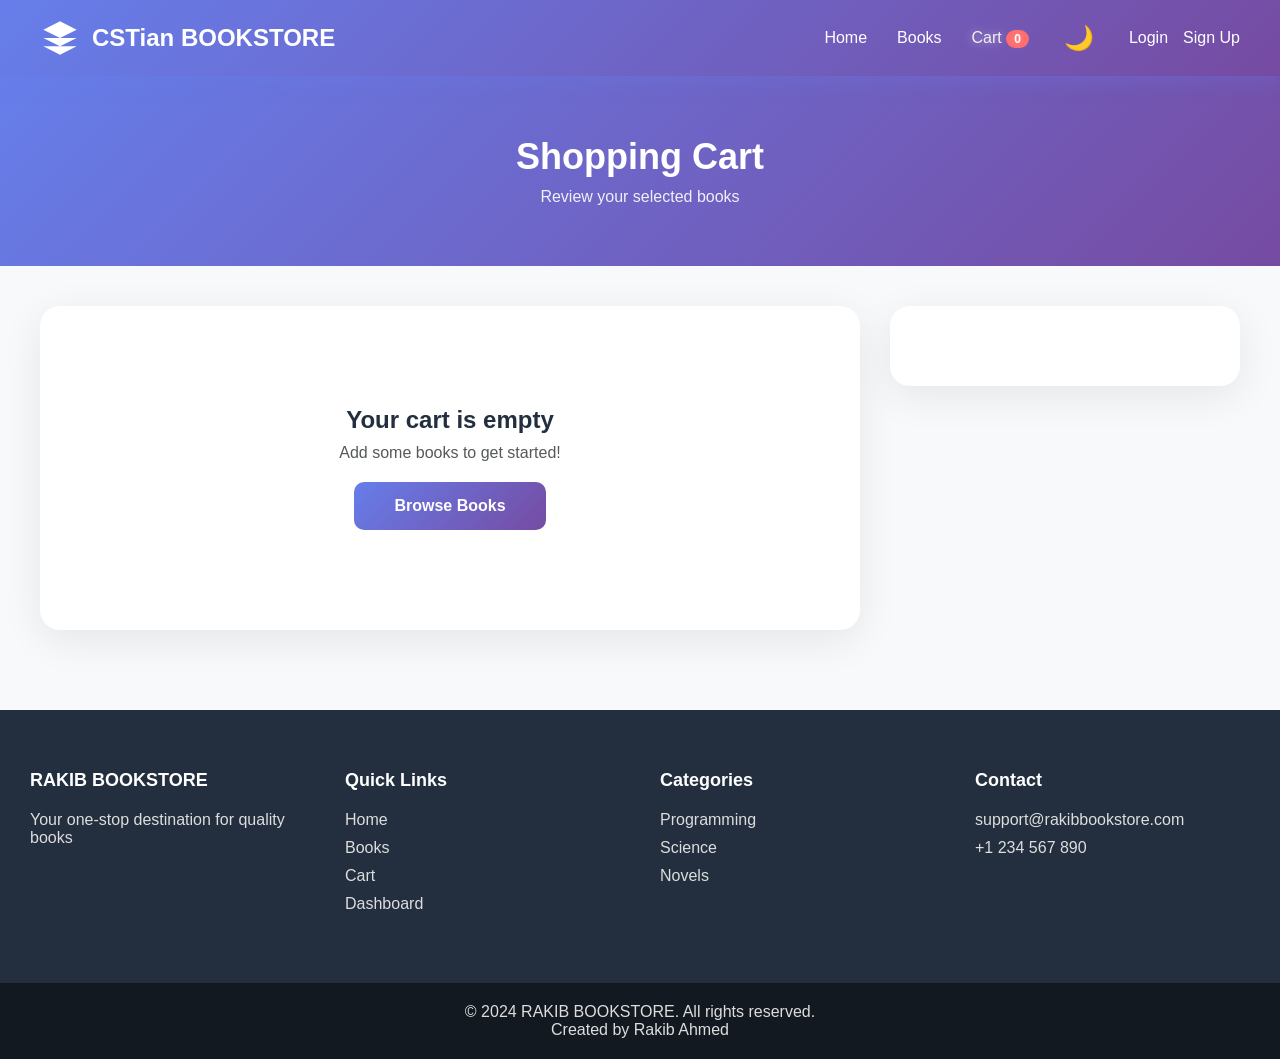
<file: library/Library-Management-System/cart.html>
<!DOCTYPE html>
<html lang="en">

<head>
    <meta charset="UTF-8">
    <meta name="viewport" content="width=device-width, initial-scale=1.0">
    <title>Shopping Cart - BookStore</title>
    <link rel="stylesheet" href="css/style.css">
</head>

<body>
    <nav class="navbar">
        <div class="nav-container">
            <div class="nav-logo">
                <div class="logo-icon">
                    <svg viewBox="0 0 24 24" xmlns="http://www.w3.org/2000/svg">
                        <path d="M12 2L2 7l10 5 10-5-10-5zM2 17l10 5 10-5M2 12l10 5 10-5"/>
                    </svg>
                </div>
                <span>CSTian BOOKSTORE</span>
            </div>

            <div class="nav-links">
                <a href="index.html" class="nav-link">Home</a>
                <a href="books.html" class="nav-link">Books</a>
                <a href="cart.html" class="nav-link active">Cart <span id="cartCount" class="cart-badge">0</span></a>
                <button id="themeToggle" class="theme-toggle" title="Toggle Dark Theme">
                    🌙
                </button>

                <div id="userNav" class="user-nav">
                    <a href="dashboard.html" class="nav-link">Dashboard</a>
                    <button id="logoutBtn" class="nav-btn">Logout</button>
                </div>
                
                <div id="authNav" class="auth-nav">
                    <a href="login.html" class="nav-link">Login</a>
                    <a href="signup.html" class="nav-link">Sign Up</a>
                </div>
            </div>
        </div>
    </nav>

    <header class="page-header">
        <div class="header-content">
            <h1>Shopping Cart</h1>
            <p>Review your selected books</p>
        </div>
    </header>

    <section class="cart-section">
        <div class="cart-container">
            <div class="cart-items">
                <div id="cartContainer" class="cart-items-list">
                </div>
            </div>
            <div class="cart-summary">
                <div id="orderSummary" class="order-summary">
                </div>
            </div>
        </div>
    </section>

    <footer class="footer">
        <div class="footer-content">
            <div class="footer-section">
                <h3>RAKIB BOOKSTORE</h3>
                <p>Your one-stop destination for quality books</p>
            </div>
            <div class="footer-section">
                <h3>Quick Links</h3>
                <a href="index.html">Home</a>
                <a href="books.html">Books</a>
                <a href="cart.html">Cart</a>
                <a href="dashboard.html">Dashboard</a>
            </div>
            <div class="footer-section">
                <h3>Categories</h3>
                <a href="books.html">Programming</a>
                <a href="books.html">Science</a>
                <a href="books.html">Novels</a>
            </div>
            <div class="footer-section">
                <h3>Contact</h3>
                <p>support@rakibbookstore.com</p>
                <p>+1 234 567 890</p>
            </div>
        </div>
        <div class="footer-bottom">
            <p>&copy; 2024 RAKIB BOOKSTORE. All rights reserved.</p>
            <p>Created by Rakib Ahmed</p>
        </div>
    </footer>

    <button id="backToTop" class="back-to-top" title="Back to Top">↑</button>
    <script src="js/books.js"></script>
    <script src="js/cart.js"></script>
    <script src="js/theme.js"></script>
    <script src="js/cart-page.js"></script>
</body>
</html>
</file>
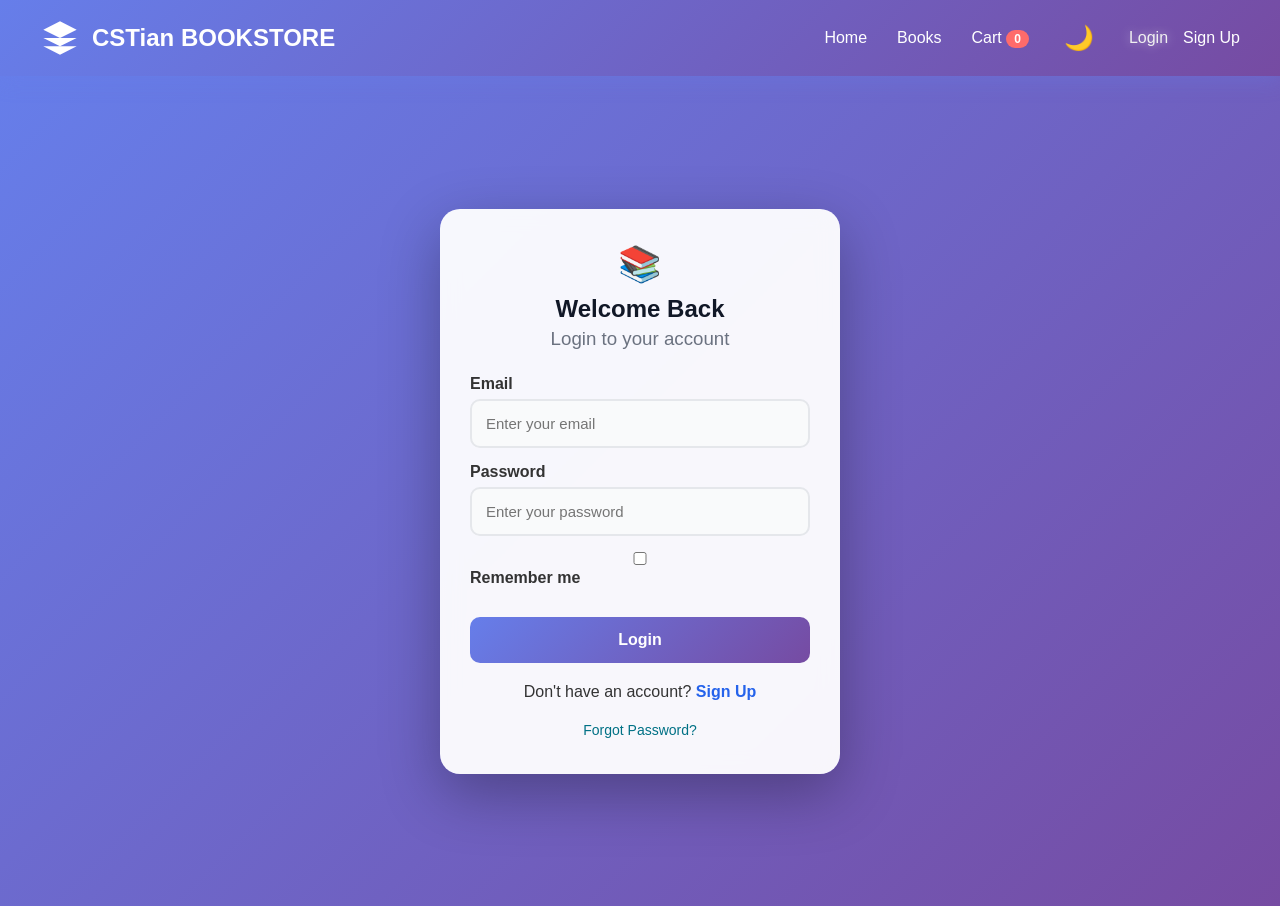
<file: library/Library-Management-System/dashboard.html>
<!DOCTYPE html>
<html lang="en">

<head>

    <meta charset="UTF-8">
    <meta name="viewport" content="width=device-width, initial-scale=1.0">

    <title>Dashboard - BookStore</title>

    <link rel="stylesheet" href="css/style.css">

</head>


<body>


    <nav class="navbar">

        <div class="nav-container">

            <div class="nav-logo">
                <div class="logo-icon">
                    <svg viewBox="0 0 24 24" xmlns="http://www.w3.org/2000/svg">
                        <path d="M12 2L2 7l10 5 10-5-10-5zM2 17l10 5 10-5M2 12l10 5 10-5"/>
                    </svg>
                </div>
                <span>CSTian BOOKSTORE</span>
            </div>


            <div class="nav-links">

                <a href="index.html" class="nav-link">Home</a>

                <a href="books.html" class="nav-link">Books</a>

                <a href="cart.html" class="nav-link">Cart <span id="cartCount" class="cart-badge">0</span></a>

                <button id="themeToggle" class="theme-toggle" title="Toggle Dark Theme">
                    🌙
                </button>

                <div id="userNav" class="user-nav">
                    <a href="dashboard.html" class="nav-link active">Dashboard</a>
                    <button id="logoutBtn" class="nav-btn">Logout</button>
                </div>

                <div id="authNav" class="auth-nav">
                    <a href="login.html" class="nav-link">Login</a>
                    <a href="signup.html" class="nav-link">Sign Up</a>
                </div>

            </div>


        </div>


    </nav>


    <header class="page-header">

        <div class="header-content">

            <h1>Welcome, <span id="username"></span></h1>

            <p>Your personal dashboard</p>

        </div>


    </header>


    <section class="dashboard-section">

        <div class="dashboard-container">


            <section class="cards">


                <div class="card">

                    <h3>
                        Total Books
                    </h3>

                    <p id="totalBooks">
                        0
                    </p>

                </div>



                <div class="card">

                    <h3>
                        Available Books
                    </h3>

                    <p id="availableBooks">
                        0
                    </p>

                </div>



                <div class="card">

                    <h3>
                        Your Orders
                    </h3>

                    <p id="orderCount">
                        0
                    </p>

                </div>


            </section>



            <section class="recent-activity">


                <h2>
                    Recent Activity
                </h2>


                <div class="activity">

                    <p>
                        📚 Welcome to BookStore
                    </p>

                    <p>
                        🛒 Browse our collection of books
                    </p>

                    <p>
                        📦 View your order history
                    </p>


                </div>


            </section>


            <div class="dashboard-actions">

                <a href="books.html" class="btn-browse">Browse Books</a>

                <a href="cart.html" class="btn-view-cart">View Cart</a>

            </div>


        </div>


    </section>


    <footer class="footer">

        <div class="footer-content">

            <div class="footer-section">

                <h3>RAKIB BOOKSTORE</h3>

                <p>Your one-stop destination for quality books</p>

            </div>


            <div class="footer-section">

                <h3>Quick Links</h3>

                <a href="index.html">Home</a>

                <a href="books.html">Books</a>

                <a href="cart.html">Cart</a>

            </div>


            <div class="footer-section">

                <h3>Contact</h3>

                <p>support@bookstore.com</p>

                <p>+1 234 567 890</p>

            </div>


        </div>


        <div class="footer-bottom">

            <p>&copy; 2024 RAKIB BOOKSTORE. All rights reserved.</p>

            <p>Created by Rakib Ahmed</p>

        </div>


    </footer>



    <script src="js/books.js"></script>

    <script src="js/cart.js"></script>

    <script src="js/theme.js"></script>

    <script src="js/dashboard.js"></script>


</body>

</html>
</file>
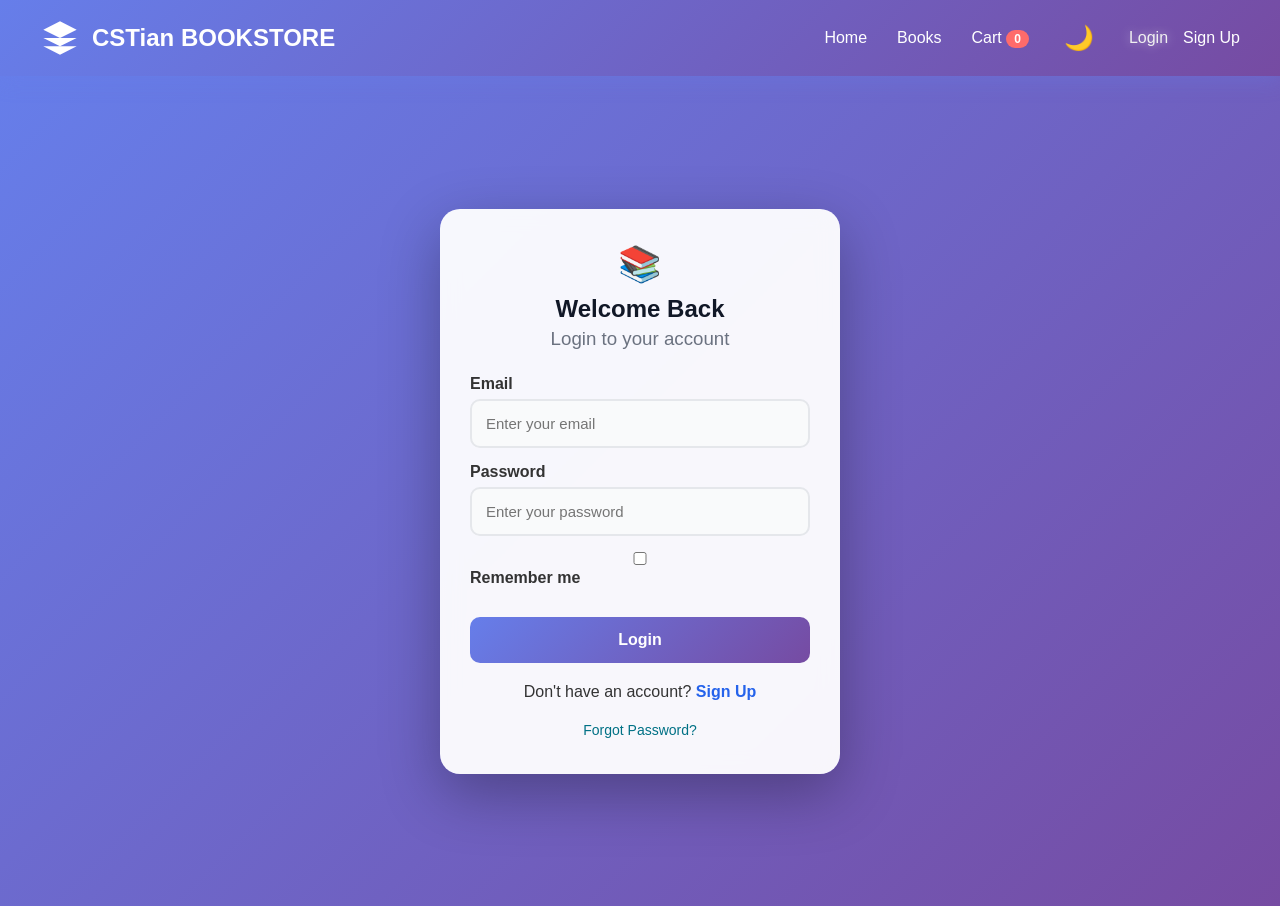
<file: library/Library-Management-System/login.html>
<!DOCTYPE html>
<html lang="en">

<head>

    <meta charset="UTF-8">
    <meta name="viewport" content="width=device-width, initial-scale=1.0">

    <title>Login - BookStore</title>

    <link rel="stylesheet" href="css/style.css">

</head>


<body>


    <nav class="navbar">

        <div class="nav-container">

            <div class="nav-logo">
                <div class="logo-icon">
                    <svg viewBox="0 0 24 24" xmlns="http://www.w3.org/2000/svg">
                        <path d="M12 2L2 7l10 5 10-5-10-5zM2 17l10 5 10-5M2 12l10 5 10-5"/>
                    </svg>
                </div>
                <span>CSTian BOOKSTORE</span>
            </div>


            <div class="nav-links">

                <a href="index.html" class="nav-link">Home</a>

                <a href="books.html" class="nav-link">Books</a>

                <a href="cart.html" class="nav-link">Cart <span id="cartCount" class="cart-badge">0</span></a>

                <button id="themeToggle" class="theme-toggle" title="Toggle Dark Theme">
                    🌙
                </button>

                <div id="userNav" class="user-nav">
                    <a href="dashboard.html" class="nav-link">Dashboard</a>
                    <button id="logoutBtn" class="nav-btn">Logout</button>
                </div>

                <div id="authNav" class="auth-nav">
                    <a href="login.html" class="nav-link active">Login</a>
                    <a href="signup.html" class="nav-link">Sign Up</a>
                </div>

            </div>


        </div>


    </nav>


    <section class="auth-section">


        <div class="auth-container">


            <div class="auth-logo">
                📚
            </div>


            <h1>
                Welcome Back
            </h1>


            <h3>
                Login to your account
            </h3>



            <form id="loginForm">


                <div class="auth-group">

                    <label>
                        Email
                    </label>

                    <input id="loginEmail" type="email" placeholder="Enter your email" required>

                </div>



                <div class="auth-group">

                    <label>
                        Password
                    </label>

                    <input id="loginPassword" type="password" placeholder="Enter your password" required>

                </div>


                <div class="auth-group">

                    <label class="remember-label">

                        <input type="checkbox" id="rememberMe">

                        Remember me

                    </label>

                </div>



                <button type="submit" class="auth-btn">

                    Login

                </button>


            </form>




            <div class="auth-link">

                Don't have an account?

                <a href="signup.html">
                    Sign Up
                </a>

            </div>


            <div class="auth-footer">

                <a href="#" onclick="showForgotPassword()">Forgot Password?</a>

            </div>


        </div>


    </section>



    <script src="js/cart.js"></script>

    <script src="js/theme.js"></script>

    <script src="js/auth.js"></script>

    <script src="js/login.js"></script>


</body>

</html>
</file>
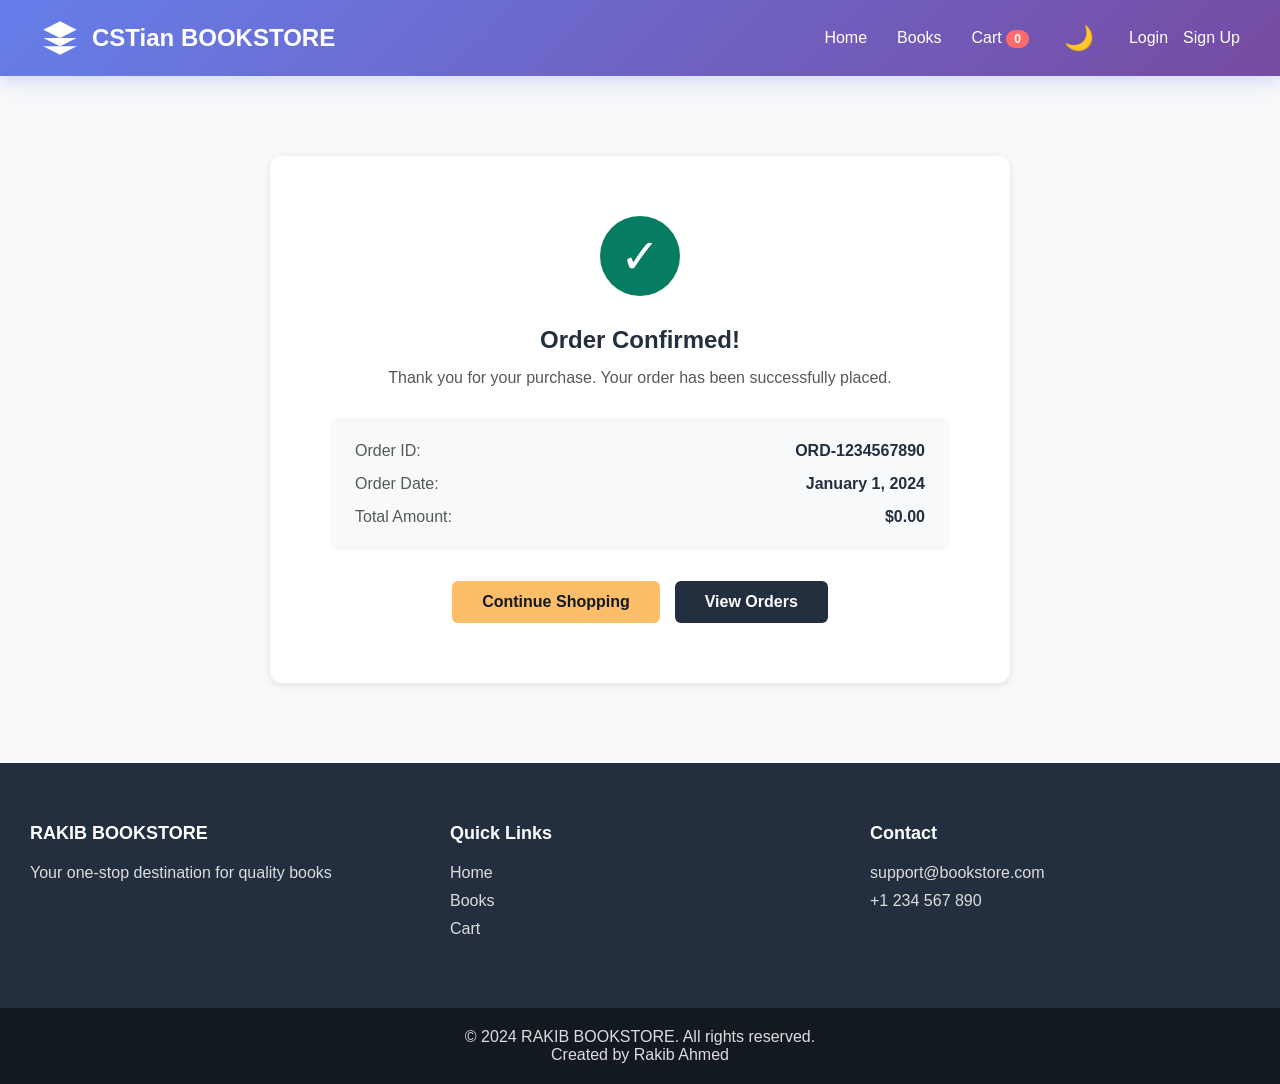
<file: library/Library-Management-System/order-confirmation.html>
<!DOCTYPE html>
<html lang="en">

<head>

    <meta charset="UTF-8">
    <meta name="viewport" content="width=device-width, initial-scale=1.0">

    <title>Order Confirmation - BookStore</title>

    <link rel="stylesheet" href="css/style.css">

</head>


<body>


    <nav class="navbar">

        <div class="nav-container">

            <div class="nav-logo">
                <div class="logo-icon">
                    <svg viewBox="0 0 24 24" xmlns="http://www.w3.org/2000/svg">
                        <path d="M12 2L2 7l10 5 10-5-10-5zM2 17l10 5 10-5M2 12l10 5 10-5"/>
                    </svg>
                </div>
                <span>CSTian BOOKSTORE</span>
            </div>


            <div class="nav-links">

                <a href="index.html" class="nav-link">Home</a>

                <a href="books.html" class="nav-link">Books</a>

                <a href="cart.html" class="nav-link">Cart <span id="cartCount" class="cart-badge">0</span></a>

                <button id="themeToggle" class="theme-toggle" title="Toggle Dark Theme">
                    🌙
                </button>

                <div id="userNav" class="user-nav">
                    <a href="dashboard.html" class="nav-link">Dashboard</a>
                    <button id="logoutBtn" class="nav-btn">Logout</button>
                </div>

                <div id="authNav" class="auth-nav">
                    <a href="login.html" class="nav-link">Login</a>
                    <a href="signup.html" class="nav-link">Sign Up</a>
                </div>

            </div>


        </div>


    </nav>


    <section class="confirmation-section">

        <div class="confirmation-container">

            <div class="confirmation-icon">
                ✓
            </div>


            <h1>Order Confirmed!</h1>


            <p class="confirmation-message">
                Thank you for your purchase. Your order has been successfully placed.
            </p>


            <div class="order-details">

                <div class="detail-row">

                    <span class="detail-label">Order ID:</span>

                    <span id="orderId" class="detail-value">ORD-1234567890</span>

                </div>


                <div class="detail-row">

                    <span class="detail-label">Order Date:</span>

                    <span id="orderDate" class="detail-value">January 1, 2024</span>

                </div>


                <div class="detail-row">

                    <span class="detail-label">Total Amount:</span>

                    <span id="orderTotal" class="detail-value">$0.00</span>

                </div>


            </div>


            <div class="confirmation-actions">

                <a href="books.html" class="btn-continue">Continue Shopping</a>

                <a href="dashboard.html" class="btn-orders">View Orders</a>

            </div>


        </div>


    </section>


    <footer class="footer">

        <div class="footer-content">

            <div class="footer-section">

                <h3>RAKIB BOOKSTORE</h3>

                <p>Your one-stop destination for quality books</p>

            </div>


            <div class="footer-section">

                <h3>Quick Links</h3>

                <a href="index.html">Home</a>

                <a href="books.html">Books</a>

                <a href="cart.html">Cart</a>

            </div>


            <div class="footer-section">

                <h3>Contact</h3>

                <p>support@bookstore.com</p>

                <p>+1 234 567 890</p>

            </div>


        </div>


        <div class="footer-bottom">

            <p>&copy; 2024 RAKIB BOOKSTORE. All rights reserved.</p>

            <p>Created by Rakib Ahmed</p>

        </div>


    </footer>



    <script src="js/cart.js"></script>

    <script src="js/theme.js"></script>

    <script src="js/order-confirmation.js"></script>


</body>

</html>
</file>
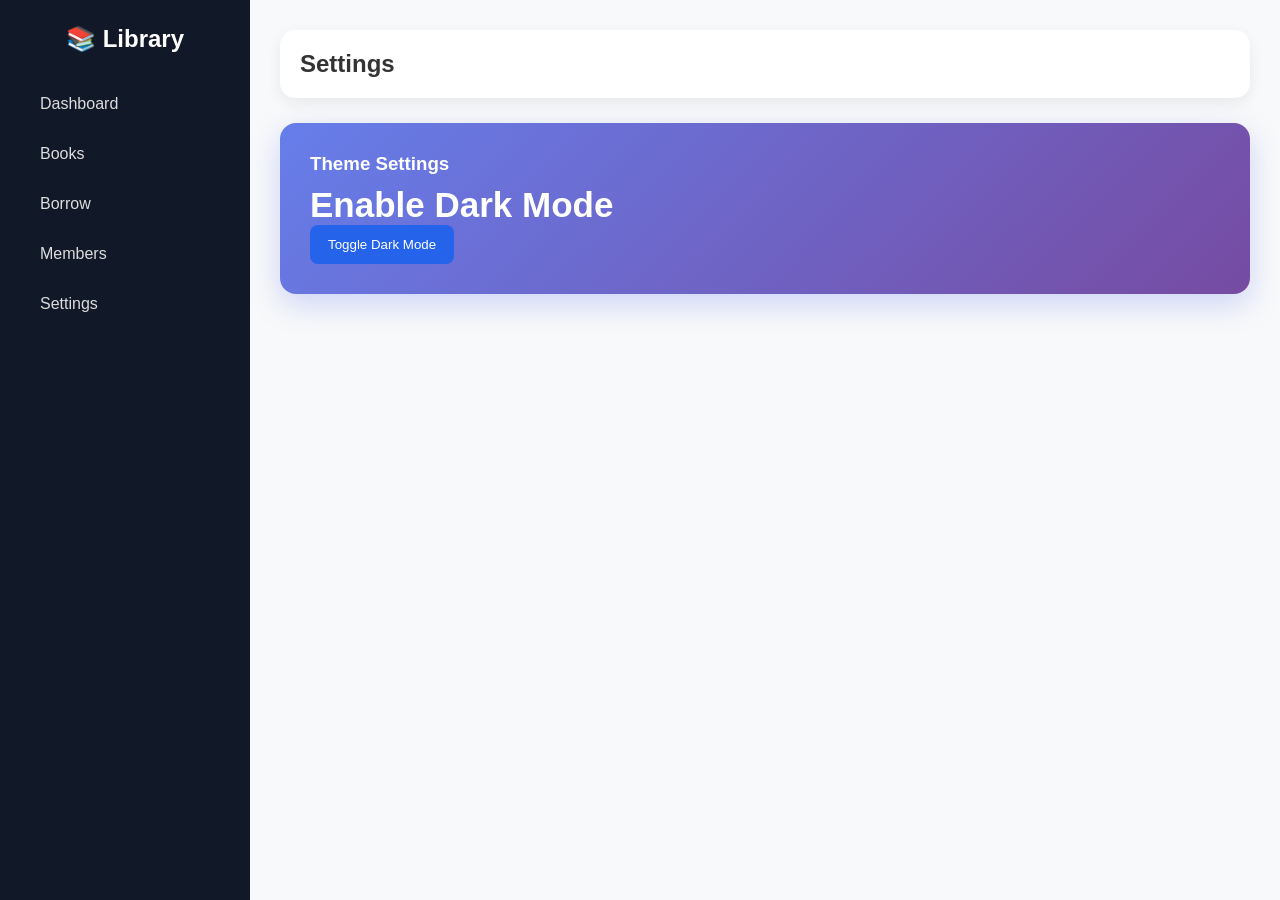
<file: library/Library-Management-System/settings.html>
<!DOCTYPE html>
<html lang="en">
<head>
    <meta charset="UTF-8">
    <meta name="viewport" content="width=device-width, initial-scale=1.0">
    <title>Settings</title>
    <link rel="stylesheet" href="css/style.css">
</head>
<body>
    <div class="dashboard">
        <aside class="sidebar">
            <h2>📚 Library</h2>
            <a href="dashboard.html">Dashboard</a>
            <a href="books.html">Books</a>
            <a href="borrow.html">Borrow</a>
            <a href="members.html">Members</a>
            <a href="settings.html">Settings</a>
        </aside>
        <main class="main-content">
            <header class="topbar">
                <h2>
                    Settings
                </h2>
            </header>
            <div class="card">
                <h3>
                    Theme Settings
                </h3>
                <p>
                    Enable Dark Mode
                </p>
                <button id="themeBtn">
                    Toggle Dark Mode
                </button>
            </div>
        </main>
    </div>
    <script src="js/app.js"></script>
</body>

</html>
</file>
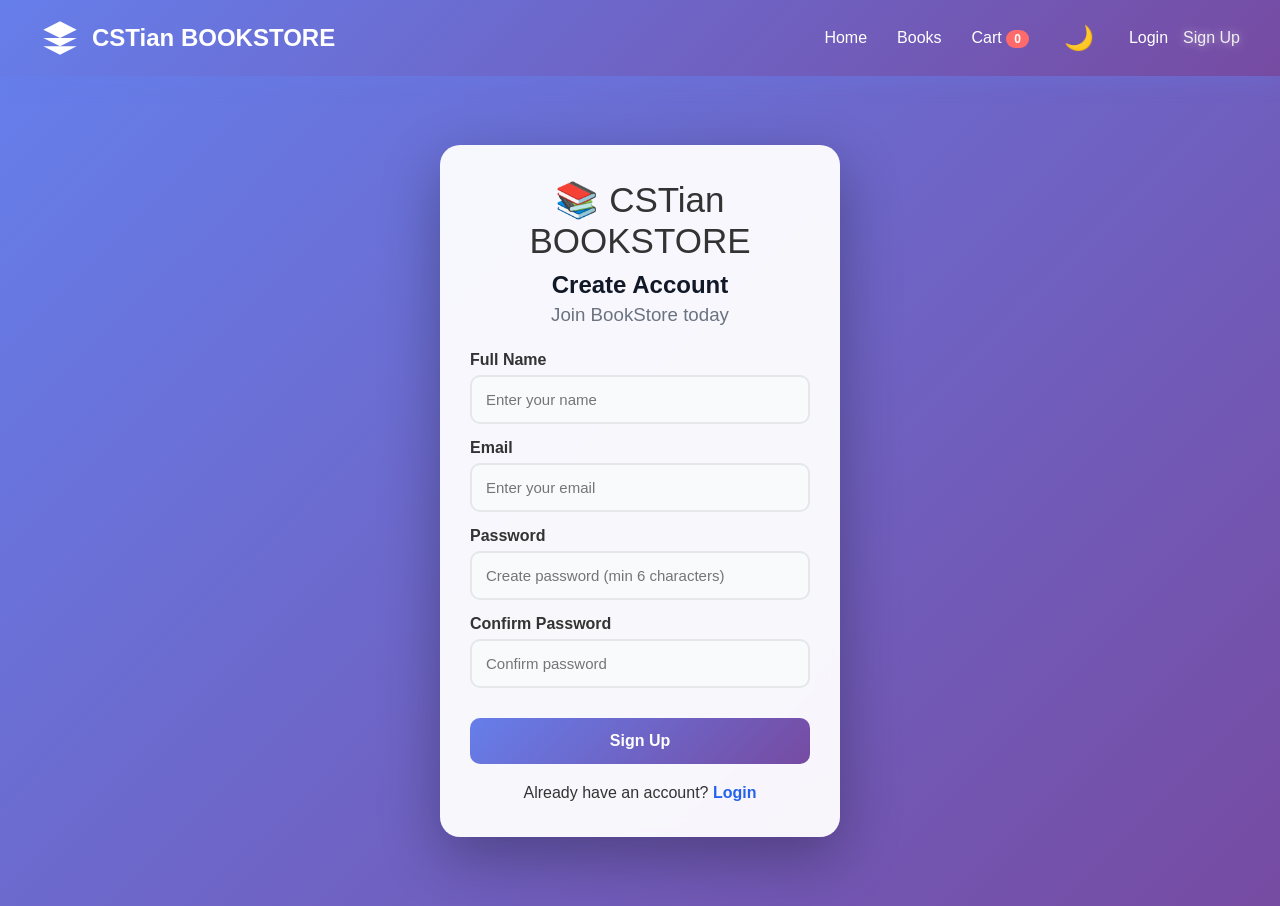
<file: library/Library-Management-System/signup.html>
<!DOCTYPE html>
<html lang="en">

<head>
    <meta charset="UTF-8">
    <meta name="viewport" content="width=device-width, initial-scale=1.0">
    <title>Sign Up - BookStore</title>
    <link rel="stylesheet" href="css/style.css">
</head>

<body>
    <nav class="navbar">
        <div class="nav-container">
            <div class="nav-logo">
                <div class="logo-icon">
                    <svg viewBox="0 0 24 24" xmlns="http://www.w3.org/2000/svg">
                        <path d="M12 2L2 7l10 5 10-5-10-5zM2 17l10 5 10-5M2 12l10 5 10-5"/>
                    </svg>
                </div>
                <span>CSTian BOOKSTORE</span>
            </div>
            <div class="nav-links">
                <a href="index.html" class="nav-link">Home</a>
                <a href="books.html" class="nav-link">Books</a>
                <a href="cart.html" class="nav-link">Cart <span id="cartCount" class="cart-badge">0</span></a>
                <button id="themeToggle" class="theme-toggle" title="Toggle Dark Theme">
                </button>
                <div id="userNav" class="user-nav">
                    <a href="dashboard.html" class="nav-link">Dashboard</a>
                    <button id="logoutBtn" class="nav-btn">Logout</button>
                </div>
                <div id="authNav" class="auth-nav">
                    <a href="login.html" class="nav-link">Login</a>
                    <a href="signup.html" class="nav-link active">Sign Up</a>
                </div>
            </div>
        </div>
    </nav>
    <section class="auth-section">
        <div class="auth-container">
            <div class="auth-logo">
                📚 CSTian BOOKSTORE
            </div>
            <h1>
                Create Account
            </h1>
            <h3>
                Join BookStore today
            </h3>
            <form id="signupForm">
                <div class="auth-group">
                    <label>
                        Full Name
                    </label>
                    <input id="name" type="text" placeholder="Enter your name" required minlength="2">
                </div>
                <div class="auth-group">
                    <label>
                        Email
                    </label>
                    <input id="email" type="email" placeholder="Enter your email" required>
                </div>
                <div class="auth-group">
                    <label>
                        Password
                    </label>
                    <input id="password" type="password" placeholder="Create password (min 6 characters)" required
                        minlength="6">
                </div>
                <div class="auth-group">
                    <label>
                        Confirm Password
                    </label>
                    <input id="confirmPassword" type="password" placeholder="Confirm password" required minlength="6">
                </div>
                <button type="submit" class="auth-btn">

                    Sign Up
                </button>
            </form>
            <div class="auth-link">
                Already have an account?
                <a href="login.html">
                    Login
                </a>
            </div>
        </div>
    </section>
    <script src="js/cart.js"></script>
    <script src="js/theme.js"></script>
    <script src="js/auth.js"></script>
    <script src="js/signup.js"></script>
</body>

</html>
</file>
<file: library/Library-Management-System/css/style.css>
*{
    margin:0;
    padding:0;
    box-sizing:border-box;
    font-family:'Segoe UI', Tahoma, Geneva, Verdana, sans-serif;
}

html {
    scroll-behavior: smooth;
}

/* Animations */
@keyframes fadeIn {
    from {
        opacity: 0;
        transform: translateY(20px);
    }
    to {
        opacity: 1;
        transform: translateY(0);
    }
}

@keyframes fadeInUp {
    from {
        opacity: 0;
        transform: translateY(40px);
    }
    to {
        opacity: 1;
        transform: translateY(0);
    }
}

@keyframes fadeInLeft {
    from {
        opacity: 0;
        transform: translateX(-40px);
    }
    to {
        opacity: 1;
        transform: translateX(0);
    }
}

@keyframes fadeInRight {
    from {
        opacity: 0;
        transform: translateX(40px);
    }
    to {
        opacity: 1;
        transform: translateX(0);
    }
}

@keyframes scaleIn {
    from {
        opacity: 0;
        transform: scale(0.9);
    }
    to {
        opacity: 1;
        transform: scale(1);
    }
}

.fade-in {
    animation: fadeIn 0.6s ease forwards;
}

.fade-in-up {
    animation: fadeInUp 0.6s ease forwards;
}

.fade-in-left {
    animation: fadeInLeft 0.6s ease forwards;
}

.fade-in-right {
    animation: fadeInRight 0.6s ease forwards;
}

.scale-in {
    animation: scaleIn 0.6s ease forwards;
}

/* Scroll Reveal Animation */
.reveal {
    opacity: 0;
    transform: translateY(30px);
    transition: all 0.8s ease;
}

.reveal.active {
    opacity: 1;
    transform: translateY(0);
}

.reveal-left {
    opacity: 0;
    transform: translateX(-50px);
    transition: all 0.8s ease;
}

.reveal-left.active {
    opacity: 1;
    transform: translateX(0);
}

.reveal-right {
    opacity: 0;
    transform: translateX(50px);
    transition: all 0.8s ease;
}

.reveal-right.active {
    opacity: 1;
    transform: translateX(0);
}

/* Staggered Animation Delays */
.stagger-1 { animation-delay: 0.1s; }
.stagger-2 { animation-delay: 0.2s; }
.stagger-3 { animation-delay: 0.3s; }
.stagger-4 { animation-delay: 0.4s; }
.stagger-5 { animation-delay: 0.5s; }
.stagger-6 { animation-delay: 0.6s; }

body{
    background:#f8f9fa;
    color:#333;
    min-height:100vh;
}



/* Layout */

.dashboard{
    display:flex;
    min-height:100vh;
}



/* Sidebar */

.sidebar{

    width:250px;
    background:#111827;
    color:white;
    padding:25px;

}


.sidebar h2{

    text-align:center;
    margin-bottom:30px;

}



.sidebar a{

    display:block;
    color:#ddd;
    text-decoration:none;
    padding:12px 15px;
    margin:8px 0;
    border-radius:8px;
    transition:.3s;

}


.sidebar a:hover{

    background:#2563eb;
    color:white;

}



.sidebar button{

    width:100%;
    margin-top:30px;
    padding:12px;
    border:none;
    border-radius:8px;
    background:#ef4444;
    color:white;
    cursor:pointer;

}



/* Main */

.main-content{

    flex:1;
    padding:30px;

}



.topbar{

    background:white;
    padding:20px;
    border-radius:15px;
    margin-bottom:25px;
    box-shadow:0 5px 15px #0001;

}



/* Dashboard Cards */

.cards{

    display:grid;
    grid-template-columns:repeat(auto-fit,minmax(220px,1fr));
    gap:20px;

}


.card{

    background:linear-gradient(135deg, #667eea 0%, #764ba2 100%);
    padding:30px;
    border-radius:16px;
    box-shadow:0 10px 30px rgba(102, 126, 234, 0.3);
    transition:.3s;

}


.card:hover{

    transform:translateY(-5px);
    box-shadow:0 15px 40px rgba(102, 126, 234, 0.4);

}



.card p{

    font-size:35px;
    color:white;
    margin-top:10px;
    font-weight:bold;

}

.card h3 {
    color: white;
    margin-bottom: 5px;
}



/* Forms */


.book-tools,
.add-book{

    background:white;
    padding:20px;
    border-radius:15px;
    margin-bottom:20px;
    display: flex;
    gap: 15px;
    flex-wrap: wrap;
}

input,
select {
    padding: 12px;
    border: 1px solid #ddd;
    border-radius: 8px;
    outline: none;
}

input:focus,
select:focus {
    border-color: #2563eb;
}

button {
    padding: 12px 18px;
    border: none;
    border-radius: 8px;
    background: #2563eb;
    color: white;
    cursor: pointer;
    transition: .3s;
}

button:hover {
    opacity: .85;
}

/* Table */


.book-table {
    width: 100%;
    background: white;
    border-radius: 15px;
    overflow: hidden;
    border-collapse: collapse;
    box-shadow: 0 5px 15px #0001;
}

.book-table th {
    background: #2563eb;
    color: white;
    padding: 15px;
}

.book-table td {
    padding: 15px;
    text-align: center;
    border-bottom: 1px solid #eee;
}

.book-table tr:hover {
    background: #f8fafc;
}

/* Book Cards */

.book-container {
    display: grid;
    grid-template-columns:repeat(auto-fit,minmax(220px,1fr));
    gap:20px;
}


.book-card {
    background: white;
    padding: 20px;
    border-radius: 15px;
    box-shadow: 0 5px 15px #0001;
}

.book-card h3 {
    color: #2563eb;
    margin-bottom: 10px;
}

/* Pagination */
.pagination {
    display: flex;
    justify-content: center;
    gap: 15px;
    margin-top: 25px;
}

/* Mobile */
@media (max-width: 768px) {
    .dashboard {
        flex-direction: column;
    }

    .sidebar {
        width: 100%;
    }

    .main-content {
        padding: 15px;
    }

    .book-table {
        font-size: 13px;
    }
}

/* Dark Mode */
.dark {
    background: #111827;
    color: white;
}

.dark .topbar,
.dark .card,
.dark .book-tools,
.dark .add-book,
.dark .book-table {
    background: #1f2937;
    color: white;
}

.dark input,
.dark select {
    background: #374151;
    color: white;
    border-color: #555;
}

.dark .book-table td {
    color: white;
    border-color: #444;
}

.dark .book-table tr:hover {
    background: #374151;
}

/* Animation */
.card,
.book-table,
.book-tools,
.add-book,
.topbar {
    animation: fadeIn .5s ease;
}

@keyframes fadeIn {
    from {
        opacity: 0;
        transform: translateY(15px);
    }
    to {
        opacity: 1;
        transform: translateY(0);
    }
}

/* Smooth Button */
button {
    transition: .3s ease;
}

button:hover {
    transform: scale(1.05);
}

/* Link Animation */
.sidebar a {
    transition: .3s ease;
}

.sidebar a:hover {
    transform: translateX(8px);
}

/* Auth Pages */
.auth-body {
    min-height: 100vh;
    display: flex;
    justify-content: center;
    align-items: center;
    background: linear-gradient(135deg, #2563eb, #7c3aed);
}

.auth-container {
    width: 400px;
    background: rgba(255, 255, 255, 0.95);
    padding: 35px 30px;
    border-radius: 20px;
    box-shadow: 0 20px 60px rgba(0, 0, 0, .3);
    animation: fadeIn .5s ease;
    backdrop-filter: blur(10px);
}

.auth-logo {
    text-align: center;
    font-size: 35px;
    margin-bottom: 10px;
}

.auth-container h1 {
    text-align: center;
    color: #111827;
    margin-bottom: 5px;
}

.auth-container h3 {
    text-align: center;
    color: #6b7280;
    font-weight: normal;
    margin-bottom: 25px;
}

.auth-group {
    margin-bottom: 15px;
}

.auth-group label {
    display: block;
    margin-bottom: 6px;
    font-weight: 600;
}

.auth-group input {
    width: 100%;
    padding: 14px;
    border: 2px solid #e5e7eb;
    border-radius: 10px;
    font-size: 15px;
    outline: none;
    transition: border-color .3s, box-shadow .3s;
    background: #f9fafb;
}

.auth-group input:focus {
    border-color: #667eea;
    box-shadow: 0 0 0 3px rgba(102, 126, 234, 0.1);
}

.auth-btn {
    width: 100%;
    margin-top: 15px;
    padding: 14px;
    background: linear-gradient(135deg, #667eea 0%, #764ba2 100%);
    color: white;
    border: none;
    border-radius: 10px;
    font-size: 16px;
    font-weight: bold;
    cursor: pointer;
    transition: transform .3s, box-shadow .3s;
}

.auth-btn:hover {
    transform: translateY(-2px);
    box-shadow: 0 10px 30px rgba(102, 126, 234, 0.4);
}

.auth-link {
    text-align: center;
    margin-top: 20px;
}

.auth-link a {
    color: #2563eb;
    text-decoration: none;
    font-weight: bold;
}

.remember {
    display: flex;
    align-items: center;
    gap: 8px;
}


/* Modern BookStore Styles */

/* Navbar */
.navbar {
    background: linear-gradient(135deg, #667eea 0%, #764ba2 100%);
    color: white;
    padding: 0;
    position: sticky;
    top: 0;
    z-index: 1000;
    box-shadow: 0 4px 20px rgba(102, 126, 234, 0.3);
}

.nav-container {
    max-width: 1600px;
    margin: 0 auto;
    padding: 18px 40px;
    display: flex;
    justify-content: space-between;
    align-items: center;
    gap: 30px;
}

.nav-logo {
    font-size: 24px;
    font-weight: bold;
    display: flex;
    align-items: center;
    gap: 12px;
    flex-shrink: 0;
    text-decoration: none;
}

.logo-icon {
    width: 40px;
    height: 40px;
    position: relative;
    display: flex;
    align-items: center;
    justify-content: center;
}

.logo-icon svg {
    width: 100%;
    height: 100%;
    fill: white;
}

.nav-center {
    flex: 1;
    display: flex;
    justify-content: center;
    max-width: 500px;
}

.nav-search {
    display: flex;
    align-items: center;
    background: rgba(255, 255, 255, 0.15);
    border-radius: 25px;
    padding: 8px 16px;
    border: 1px solid rgba(255, 255, 255, 0.2);
    transition: all 0.3s;
    width: 100%;
}

.nav-search:focus-within {
    background: rgba(255, 255, 255, 0.25);
    border-color: rgba(255, 255, 255, 0.4);
    box-shadow: 0 4px 15px rgba(0, 0, 0, 0.2);
}

.nav-search-input {
    flex: 1;
    background: transparent;
    border: none;
    outline: none;
    color: white;
    font-size: 14px;
    padding: 5px 0;
}

.nav-search-input::placeholder {
    color: rgba(255, 255, 255, 0.7);
}

.nav-search-btn {
    background: transparent;
    border: none;
    font-size: 18px;
    cursor: pointer;
    color: white;
    transition: transform 0.3s;
}

.nav-search-btn:hover {
    transform: scale(1.1);
}

.nav-links {
    display: flex;
    align-items: center;
    gap: 30px;
    flex-shrink: 0;
}

.nav-link {
    color: white;
    text-decoration: none;
    font-weight: 500;
    transition: color 0.3s;
    position: relative;
}

.nav-link:hover, .nav-link.active {
    color: #f0f0f0;
    text-shadow: 0 0 10px rgba(255, 255, 255, 0.5);
}

.cart-badge {
    background: #ff6b6b;
    color: white;
    padding: 2px 8px;
    border-radius: 10px;
    font-size: 12px;
    font-weight: bold;
}

.theme-toggle {
    background: rgba(255, 255, 255, 0.2);
    border: 1px solid rgba(255, 255, 255, 0.3);
    color: white;
    width: 40px;
    height: 40px;
    border-radius: 50%;
    cursor: pointer;
    font-size: 20px;
    transition: all 0.3s;
}

.theme-toggle:hover {
    background: rgba(255, 255, 255, 0.3);
    transform: rotate(20deg);
}

.user-nav, .auth-nav {
    display: flex;
    align-items: center;
    gap: 15px;
}

.nav-btn {
    background: rgba(255, 255, 255, 0.2);
    color: white;
    border: 1px solid rgba(255, 255, 255, 0.3);
    padding: 8px 16px;
    border-radius: 4px;
    cursor: pointer;
    font-weight: bold;
    transition: all 0.3s;
}

.nav-btn:hover {
    background: rgba(255, 255, 255, 0.3);
    border-color: rgba(255, 255, 255, 0.5);
}

/* Hero Section */
.hero {
    background: linear-gradient(135deg, rgba(102, 126, 234, 0.9) 0%, rgba(118, 75, 162, 0.9) 50%, rgba(240, 147, 251, 0.9) 100%),
                url('https://images.unsplash.com/photo-1507842217343-583bb7270b66?w=1920') center/cover;
    color: white;
    padding: 120px 30px;
    text-align: center;
    position: relative;
    min-height: 600px;
    display: flex;
    align-items: center;
    justify-content: center;
}

.hero-overlay {
    position: absolute;
    top: 0;
    left: 0;
    right: 0;
    bottom: 0;
    background: rgba(0, 0, 0, 0.3);
}

.hero-content {
    max-width: 900px;
    margin: 0 auto;
    position: relative;
    z-index: 1;
}

.hero h1 {
    font-size: 56px;
    margin-bottom: 20px;
    font-weight: bold;
    text-shadow: 2px 2px 4px rgba(0, 0, 0, 0.3);
}

.hero p {
    font-size: 20px;
    margin-bottom: 40px;
    opacity: 0.95;
    text-shadow: 1px 1px 2px rgba(0, 0, 0, 0.3);
}

.hero-buttons {
    display: flex;
    gap: 20px;
    justify-content: center;
    flex-wrap: wrap;
}

.hero-btn {
    display: inline-block;
    padding: 16px 40px;
    text-decoration: none;
    border-radius: 30px;
    font-weight: bold;
    font-size: 16px;
    transition: transform 0.3s, box-shadow 0.3s;
}

.hero-btn.primary {
    background: white;
    color: #667eea;
}

.hero-btn.primary:hover {
    transform: translateY(-3px);
    box-shadow: 0 10px 30px rgba(0, 0, 0, 0.3);
}

.hero-btn.secondary {
    background: rgba(255, 255, 255, 0.2);
    color: white;
    border: 2px solid white;
}

.hero-btn.secondary:hover {
    background: rgba(255, 255, 255, 0.3);
    transform: translateY(-3px);
}

/* Page Header */
.page-header {
    background: linear-gradient(135deg, #667eea 0%, #764ba2 100%);
    color: white;
    padding: 60px 30px;
    text-align: center;
}

.header-content h1 {
    font-size: 36px;
    margin-bottom: 10px;
}

.header-content p {
    font-size: 16px;
    opacity: 0.9;
}

/* Featured Section */
.featured-section, .categories-section, .bestsellers-section, .newarrivals-section, .why-choose-section, .newsletter-section, .reviews-section, .authors-section, .offers-section, .book-month-section, .faq-section {
    max-width: 1600px;
    margin: 50px auto;
    padding: 0 40px;
}

.section-header {
    display: flex;
    justify-content: space-between;
    align-items: center;
    margin-bottom: 30px;
}

.section-header h2 {
    font-size: 28px;
    color: #232f3e;
}

.view-all {
    color: #007185;
    text-decoration: none;
    font-weight: bold;
    transition: color 0.3s;
}

.view-all:hover {
    color: #c7511f;
}

/* Category Grid */
.category-grid {
    display: grid;
    grid-template-columns: repeat(auto-fit, minmax(280px, 1fr));
    gap: 30px;
}

.category-card {
    background: linear-gradient(135deg, #667eea 0%, #764ba2 100%);
    padding: 40px 30px;
    border-radius: 20px;
    text-align: center;
    cursor: pointer;
    transition: transform 0.3s, box-shadow 0.3s;
    box-shadow: 0 8px 30px rgba(102, 126, 234, 0.3);
    position: relative;
    overflow: hidden;
}

.category-card::before {
    content: '';
    position: absolute;
    top: 0;
    left: 0;
    right: 0;
    bottom: 0;
    background: linear-gradient(135deg, rgba(255, 255, 255, 0.1) 0%, transparent 100%);
    opacity: 0;
    transition: opacity 0.3s;
}

.category-card:hover::before {
    opacity: 1;
}

.category-card:hover {
    transform: translateY(-10px);
    box-shadow: 0 15px 40px rgba(102, 126, 234, 0.5);
}

.category-icon {
    font-size: 64px;
    margin-bottom: 20px;
    filter: drop-shadow(0 4px 8px rgba(0, 0, 0, 0.2));
}

.category-card h3 {
    color: white;
    margin-bottom: 10px;
    font-size: 22px;
    font-weight: 700;
    text-shadow: 0 2px 4px rgba(0, 0, 0, 0.2);
}

.category-card p {
    color: rgba(255, 255, 255, 0.9);
    font-size: 16px;
    font-weight: 600;
}

/* Why Choose Us Section */
.features-grid {
    display: grid;
    grid-template-columns: repeat(auto-fit, minmax(250px, 1fr));
    gap: 30px;
}

.feature-card {
    background: white;
    padding: 40px 30px;
    border-radius: 16px;
    text-align: center;
    box-shadow: 0 4px 20px rgba(0, 0, 0, 0.08);
    transition: transform 0.3s, box-shadow 0.3s;
}

.feature-card:hover {
    transform: translateY(-5px);
    box-shadow: 0 8px 30px rgba(0, 0, 0, 0.12);
}

.feature-icon {
    font-size: 48px;
    margin-bottom: 20px;
}

.feature-card h3 {
    color: #232f3e;
    margin-bottom: 10px;
    font-size: 20px;
}

.feature-card p {
    color: #565959;
    font-size: 14px;
    line-height: 1.6;
}

/* Newsletter Section */
.newsletter-section {
    background: linear-gradient(135deg, rgba(102, 126, 234, 0.95) 0%, rgba(118, 75, 162, 0.95) 50%, rgba(240, 147, 251, 0.95) 100%);
    border-radius: 20px;
    padding: 60px 40px;
    text-align: center;
    color: white;
    box-shadow: 0 10px 40px rgba(102, 126, 234, 0.3);
}

/* Customer Reviews Section */
.reviews-section {
    margin: 60px auto;
}

.reviews-grid {
    display: grid;
    grid-template-columns: repeat(auto-fit, minmax(300px, 1fr));
    gap: 30px;
}

.review-card {
    background: white;
    padding: 35px 30px;
    border-radius: 20px;
    box-shadow: 0 4px 20px rgba(0, 0, 0, 0.08);
    transition: transform 0.3s, box-shadow 0.3s;
}

.review-card:hover {
    transform: translateY(-8px);
    box-shadow: 0 12px 35px rgba(0, 0, 0, 0.15);
}

.review-stars {
    font-size: 24px;
    margin-bottom: 15px;
}

.review-text {
    color: #565959;
    font-size: 15px;
    line-height: 1.7;
    margin-bottom: 25px;
    font-style: italic;
}

.review-author {
    display: flex;
    align-items: center;
    gap: 15px;
}

.author-avatar {
    width: 50px;
    height: 50px;
    background: linear-gradient(135deg, #667eea 0%, #764ba2 100%);
    border-radius: 50%;
    display: flex;
    align-items: center;
    justify-content: center;
    font-size: 24px;
}

.author-info h4 {
    color: #232f3e;
    font-size: 16px;
    font-weight: 600;
    margin-bottom: 4px;
}

.author-info span {
    color: #067d62;
    font-size: 13px;
    font-weight: 500;
}

/* Featured Authors Section */
.authors-section {
    margin: 60px auto;
}

.authors-grid {
    display: grid;
    grid-template-columns: repeat(auto-fit, minmax(250px, 1fr));
    gap: 30px;
}

.author-card {
    background: white;
    padding: 40px 30px;
    border-radius: 20px;
    text-align: center;
    box-shadow: 0 4px 20px rgba(0, 0, 0, 0.08);
    transition: transform 0.3s, box-shadow 0.3s;
}

.author-card:hover {
    transform: translateY(-8px);
    box-shadow: 0 12px 35px rgba(0, 0, 0, 0.15);
}

.author-image {
    font-size: 64px;
    margin-bottom: 20px;
}

.author-card h3 {
    color: #232f3e;
    font-size: 20px;
    font-weight: 700;
    margin-bottom: 10px;
}

.author-genre {
    color: #667eea;
    font-size: 14px;
    font-weight: 600;
    margin-bottom: 8px;
}

.author-books {
    color: #565959;
    font-size: 13px;
}

/* Special Offers Section */
.offers-section {
    margin: 60px auto;
}

.offers-grid {
    display: grid;
    grid-template-columns: repeat(auto-fit, minmax(300px, 1fr));
    gap: 30px;
}

.offer-card {
    background: linear-gradient(135deg, #667eea 0%, #764ba2 100%);
    padding: 40px 30px;
    border-radius: 20px;
    text-align: center;
    color: white;
    box-shadow: 0 8px 30px rgba(102, 126, 234, 0.3);
    transition: transform 0.3s, box-shadow 0.3s;
    position: relative;
    overflow: hidden;
}

.offer-card:hover {
    transform: translateY(-8px);
    box-shadow: 0 12px 40px rgba(102, 126, 234, 0.5);
}

.offer-badge {
    position: absolute;
    top: 20px;
    right: 20px;
    background: rgba(255, 255, 255, 0.3);
    padding: 8px 16px;
    border-radius: 20px;
    font-size: 14px;
    font-weight: bold;
    backdrop-filter: blur(10px);
}

.offer-card h3 {
    font-size: 24px;
    font-weight: 700;
    margin-bottom: 10px;
}

.offer-discount {
    font-size: 32px;
    font-weight: 900;
    margin-bottom: 15px;
    text-shadow: 2px 2px 4px rgba(0, 0, 0, 0.2);
}

.offer-description {
    font-size: 15px;
    margin-bottom: 25px;
    opacity: 0.95;
    line-height: 1.6;
}

.offer-btn {
    display: inline-block;
    background: white;
    color: #667eea;
    padding: 12px 30px;
    border-radius: 25px;
    text-decoration: none;
    font-weight: bold;
    transition: all 0.3s;
}

.offer-btn:hover {
    transform: translateY(-2px);
    box-shadow: 0 8px 25px rgba(0, 0, 0, 0.2);
}

/* Book of the Month Section */
.book-month-section {
    margin: 60px auto;
}

.book-month-card {
    background: linear-gradient(135deg, #f8f9fa 0%, #e9ecef 100%);
    border-radius: 24px;
    padding: 50px;
    box-shadow: 0 10px 40px rgba(0, 0, 0, 0.1);
    position: relative;
    overflow: hidden;
}

.book-month-badge {
    position: absolute;
    top: 30px;
    right: 30px;
    background: linear-gradient(135deg, #667eea 0%, #764ba2 100%);
    color: white;
    padding: 10px 20px;
    border-radius: 25px;
    font-size: 14px;
    font-weight: bold;
    box-shadow: 0 4px 15px rgba(102, 126, 234, 0.4);
}

.book-month-content {
    display: grid;
    grid-template-columns: 300px 1fr;
    gap: 50px;
    align-items: center;
}

.book-month-image {
    display: flex;
    justify-content: center;
    align-items: center;
}

.book-month-image img {
    max-width: 100%;
    border-radius: 16px;
    box-shadow: 0 8px 30px rgba(0, 0, 0, 0.2);
    transition: transform 0.3s;
}

.book-month-image img:hover {
    transform: scale(1.05);
}

.book-month-info h3 {
    color: #232f3e;
    font-size: 28px;
    font-weight: 700;
    margin-bottom: 10px;
    line-height: 1.3;
}

.book-month-author {
    color: #667eea;
    font-size: 18px;
    font-weight: 600;
    margin-bottom: 20px;
}

.book-month-description {
    color: #565959;
    font-size: 16px;
    line-height: 1.7;
    margin-bottom: 25px;
}

.book-month-meta {
    display: flex;
    gap: 30px;
    align-items: center;
    margin-bottom: 30px;
}

.book-month-rating {
    color: #ffa41c;
    font-size: 18px;
    font-weight: 600;
}

.book-month-price {
    color: #b12704;
    font-size: 28px;
    font-weight: bold;
}

.book-month-btn {
    display: inline-block;
    background: linear-gradient(135deg, #667eea 0%, #764ba2 100%);
    color: white;
    padding: 16px 40px;
    border-radius: 30px;
    text-decoration: none;
    font-weight: bold;
    font-size: 16px;
    transition: all 0.3s;
    box-shadow: 0 6px 20px rgba(102, 126, 234, 0.3);
}

.book-month-btn:hover {
    transform: translateY(-3px);
    box-shadow: 0 10px 30px rgba(102, 126, 234, 0.5);
}

/* FAQ Section */
.faq-section {
    margin: 60px auto;
}

.faq-grid {
    display: grid;
    grid-template-columns: repeat(auto-fit, minmax(350px, 1fr));
    gap: 30px;
}

.faq-card {
    background: white;
    padding: 30px;
    border-radius: 16px;
    box-shadow: 0 4px 20px rgba(0, 0, 0, 0.08);
    transition: transform 0.3s, box-shadow 0.3s;
}

.faq-card:hover {
    transform: translateY(-5px);
    box-shadow: 0 8px 30px rgba(0, 0, 0, 0.12);
}

.faq-card h3 {
    color: #232f3e;
    font-size: 18px;
    font-weight: 700;
    margin-bottom: 12px;
}

.faq-card p {
    color: #565959;
    font-size: 14px;
    line-height: 1.6;
}

.newsletter-content h2 {
    font-size: 32px;
    margin-bottom: 15px;
}

.newsletter-content p {
    font-size: 16px;
    margin-bottom: 30px;
    opacity: 0.9;
}

.newsletter-form {
    display: flex;
    gap: 15px;
    max-width: 500px;
    margin: 0 auto;
    flex-wrap: wrap;
}

.newsletter-form input {
    flex: 1;
    padding: 16px 20px;
    border: none;
    border-radius: 30px;
    font-size: 16px;
    min-width: 250px;
}

.newsletter-btn {
    padding: 16px 40px;
    background: white;
    color: #667eea;
    border: none;
    border-radius: 30px;
    font-weight: bold;
    font-size: 16px;
    cursor: pointer;
    transition: transform 0.3s, box-shadow 0.3s;
}

.newsletter-btn:hover {
    transform: translateY(-2px);
    box-shadow: 0 10px 30px rgba(0, 0, 0, 0.2);
}

/* Back to Top Button */
.back-to-top {
    position: fixed;
    bottom: 30px;
    right: 30px;
    width: 50px;
    height: 50px;
    background: linear-gradient(135deg, #667eea 0%, #764ba2 100%);
    color: white;
    border: none;
    border-radius: 50%;
    font-size: 24px;
    cursor: pointer;
    opacity: 0;
    visibility: hidden;
    transition: all 0.3s;
    z-index: 1000;
    box-shadow: 0 4px 20px rgba(102, 126, 234, 0.4);
}

.back-to-top.visible {
    opacity: 1;
    visibility: visible;
}

.back-to-top:hover {
    transform: translateY(-5px);
    box-shadow: 0 8px 30px rgba(102, 126, 234, 0.6);
}

/* Books Section */
.books-section {
    max-width: 1600px;
    margin: 40px auto;
    padding: 0 40px;
}

.books-toolbar {
    display: flex;
    justify-content: space-between;
    align-items: center;
    margin-bottom: 30px;
    flex-wrap: wrap;
    gap: 20px;
}

.toolbar-left {
    display: flex;
    gap: 15px;
    flex-wrap: wrap;
}

.search-input {
    padding: 12px 20px;
    border: 1px solid #ddd;
    border-radius: 8px;
    width: 300px;
    font-size: 14px;
}

.category-select {
    padding: 12px 20px;
    border: 1px solid #ddd;
    border-radius: 8px;
    font-size: 14px;
    background: white;
}

.book-count {
    color: #565959;
    font-size: 14px;
}

/* Book Container */
.book-container {
    display: grid;
    grid-template-columns: repeat(auto-fill, minmax(300px, 1fr));
    gap: 30px;
    margin-bottom: 40px;
}

/* Book Card */
.book-card {
    background: white;
    border-radius: 16px;
    overflow: hidden;
    transition: transform 0.3s, box-shadow 0.3s;
    box-shadow: 0 4px 15px rgba(0,0,0,0.08);
    display: flex;
    flex-direction: column;
}

.book-card:hover {
    transform: translateY(-8px);
    box-shadow: 0 12px 30px rgba(0,0,0,0.15);
}

.book-image {
    width: 100%;
    height: 320px;
    overflow: hidden;
    background: #f0f0f0;
    display: flex;
    align-items: center;
    justify-content: center;
}

.book-image img {
    width: 100%;
    height: 100%;
    object-fit: cover;
    transition: transform 0.3s;
}

.book-card:hover .book-image img {
    transform: scale(1.08);
}

.book-info {
    padding: 24px;
    flex: 1;
    display: flex;
    flex-direction: column;
}

.book-title {
    font-size: 18px;
    font-weight: 700;
    color: #232f3e;
    margin-bottom: 10px;
    line-height: 1.4;
}

.book-author {
    font-size: 15px;
    color: #565959;
    margin-bottom: 15px;
}

.book-meta {
    display: flex;
    justify-content: space-between;
    align-items: center;
    margin-bottom: 15px;
}

.book-category {
    background: linear-gradient(135deg, #667eea 0%, #764ba2 100%);
    color: white;
    padding: 6px 12px;
    border-radius: 20px;
    font-size: 12px;
    font-weight: bold;
}

.book-rating {
    color: #ffa41c;
    font-size: 14px;
    font-weight: 600;
}

.book-price {
    font-size: 22px;
    font-weight: bold;
    color: #b12704;
    margin-bottom: 10px;
}

.book-availability {
    font-size: 13px;
    margin-bottom: 18px;
    font-weight: 500;
}

.book-availability.in-stock {
    color: #067d62;
}

.book-availability.out-stock {
    color: #b12704;
}

.book-actions {
    display: flex;
    gap: 12px;
    margin-top: auto;
}

.btn-view, .btn-cart {
    flex: 1;
    padding: 12px;
    border: none;
    border-radius: 8px;
    cursor: pointer;
    font-size: 14px;
    font-weight: bold;
    transition: all 0.3s;
}

.btn-view {
    background: #f0f2f2;
    color: #232f3e;
}

.btn-view:hover {
    background: #e7e9e9;
    transform: translateY(-2px);
}

.btn-cart {
    background: linear-gradient(135deg, #667eea 0%, #764ba2 100%);
    color: white;
}

.btn-cart:hover {
    transform: translateY(-2px);
    box-shadow: 0 4px 15px rgba(102, 126, 234, 0.4);
}

/* Pagination */
.pagination {
    display: flex;
    justify-content: center;
    align-items: center;
    gap: 15px;
    margin-top: 40px;
}

.pagination-btn {
    background: #f0f2f2;
    color: #232f3e;
    border: 1px solid #d5d9d9;
    padding: 10px 20px;
    border-radius: 6px;
    cursor: pointer;
    transition: background 0.3s;
}

.pagination-btn:hover:not(:disabled) {
    background: #e7e9e9;
}

.pagination-btn:disabled {
    opacity: 0.5;
    cursor: not-allowed;
}

.page-number {
    font-size: 16px;
    font-weight: bold;
    color: #232f3e;
}

/* Book Details Page */
.book-details-section {
    max-width: 1600px;
    margin: 40px auto;
    padding: 0 40px;
}

.details-container {
    display: grid;
    grid-template-columns: 450px 1fr;
    gap: 50px;
    background: white;
    padding: 50px;
    border-radius: 20px;
    box-shadow: 0 10px 40px rgba(0,0,0,0.08);
}

.book-details-image {
    display: flex;
    align-items: center;
    justify-content: center;
    background: #f8f9fa;
    border-radius: 16px;
    padding: 30px;
}

.book-details-image img {
    max-width: 100%;
    border-radius: 12px;
    box-shadow: 0 8px 25px rgba(0,0,0,0.15);
    transition: transform 0.3s;
}

.book-details-image img:hover {
    transform: scale(1.02);
}

.book-details-info h1 {
    font-size: 36px;
    color: #232f3e;
    margin-bottom: 12px;
    font-weight: 700;
    line-height: 1.3;
}

.details-author {
    font-size: 20px;
    color: #565959;
    margin-bottom: 30px;
    font-weight: 500;
}

.details-meta {
    display: grid;
    grid-template-columns: repeat(2, 1fr);
    gap: 20px;
    margin-bottom: 30px;
}

.meta-item {
    display: flex;
    flex-direction: column;
}

.meta-label {
    font-size: 13px;
    color: #565959;
    margin-bottom: 5px;
    font-weight: 600;
}

.meta-value {
    font-size: 16px;
    color: #232f3e;
    font-weight: 600;
}

.details-price {
    font-size: 42px;
    font-weight: bold;
    color: #b12704;
    margin-bottom: 30px;
}

.price-label {
    font-size: 18px;
    color: #565959;
    font-weight: normal;
}

.details-description {
    margin-bottom: 35px;
}

.details-description h3 {
    color: #232f3e;
    margin-bottom: 12px;
    font-size: 20px;
}

.details-description p {
    color: #565959;
    line-height: 1.7;
    font-size: 15px;
}

.details-actions {
    display: flex;
    gap: 20px;
    align-items: center;
    flex-wrap: wrap;
}

.quantity-selector {
    display: flex;
    align-items: center;
    gap: 15px;
    border: 2px solid #e5e7eb;
    border-radius: 10px;
    padding: 8px 15px;
}

.qty-btn {
    background: #f0f2f2;
    border: none;
    width: 40px;
    height: 40px;
    border-radius: 8px;
    font-size: 18px;
    font-weight: bold;
    cursor: pointer;
    transition: background 0.3s;
}

.qty-btn:hover {
    background: #e7e9e9;
}

.quantity-selector span {
    font-size: 16px;
    font-weight: bold;
    min-width: 30px;
    text-align: center;
}

.btn-add-cart {
    background: linear-gradient(135deg, #667eea 0%, #764ba2 100%);
    color: white;
    border: none;
    padding: 16px 35px;
    border-radius: 10px;
    cursor: pointer;
    font-size: 16px;
    font-weight: bold;
    transition: all 0.3s;
}

.btn-add-cart:hover {
    transform: translateY(-2px);
    box-shadow: 0 8px 25px rgba(102, 126, 234, 0.4);
}

.btn-buy-now {
    background: linear-gradient(135deg, #f093fb 0%, #f5576c 100%);
    color: white;
    border: none;
    padding: 16px 35px;
    border-radius: 10px;
    cursor: pointer;
    font-size: 16px;
    font-weight: bold;
    transition: all 0.3s;
}

.btn-buy-now:hover {
    transform: translateY(-2px);
    box-shadow: 0 8px 25px rgba(240, 147, 251, 0.4);
}

.related-books {
    max-width: 1400px;
    margin: 60px auto;
    padding: 0 30px;
}

.no-related {
    text-align: center;
    color: #565959;
    padding: 40px;
}

/* Cart Section */
.cart-section {
    max-width: 1600px;
    margin: 40px auto;
    padding: 0 40px;
}

.cart-container {
    display: grid;
    grid-template-columns: 1fr 350px;
    gap: 30px;
}

.cart-items {
    background: white;
    padding: 40px;
    border-radius: 20px;
    box-shadow: 0 10px 40px rgba(0,0,0,0.08);
}

.cart-items-list {
    display: flex;
    flex-direction: column;
    gap: 25px;
}

.cart-item {
    display: grid;
    grid-template-columns: 120px 1fr auto auto;
    gap: 25px;
    align-items: center;
    padding: 25px;
    border: 2px solid #e5e7eb;
    border-radius: 16px;
    transition: all 0.3s;
}

.cart-item:hover {
    border-color: #667eea;
    box-shadow: 0 4px 15px rgba(102, 126, 234, 0.1);
}

.cart-item-image {
    width: 120px;
    height: 160px;
    overflow: hidden;
    border-radius: 12px;
    background: #f8f9fa;
}

.cart-item-image img {
    width: 100%;
    height: 100%;
    object-fit: cover;
}

.cart-item-details h4 {
    color: #232f3e;
    margin-bottom: 8px;
    font-size: 18px;
    font-weight: 600;
}

.cart-item-details p {
    color: #565959;
    font-size: 15px;
    margin-bottom: 5px;
}

.cart-item-price {
    font-size: 20px;
    font-weight: bold;
    color: #b12704;
}

.cart-item-quantity {
    display: flex;
    align-items: center;
    gap: 12px;
}

.cart-item-quantity button {
    background: #f0f2f2;
    border: none;
    width: 35px;
    height: 35px;
    border-radius: 8px;
    font-size: 16px;
    font-weight: bold;
    cursor: pointer;
    transition: background 0.3s;
}

.cart-item-quantity button:hover {
    background: #e7e9e9;
}

.cart-item-quantity span {
    font-size: 16px;
    font-weight: 600;
    min-width: 30px;
    text-align: center;
}

.cart-item-total {
    text-align: right;
    font-size: 20px;
    font-weight: bold;
    color: #b12704;
}

.btn-remove {
    background: transparent;
    color: #b12704;
    border: 2px solid #b12704;
    padding: 8px 16px;
    border-radius: 8px;
    cursor: pointer;
    font-size: 14px;
    font-weight: 600;
    margin-top: 10px;
    transition: all 0.3s;
}

.btn-remove:hover {
    background: #b12704;
    color: white;
    transform: translateY(-2px);
}

.cart-summary {
    background: white;
    padding: 40px;
    border-radius: 20px;
    box-shadow: 0 10px 40px rgba(0,0,0,0.08);
    height: fit-content;
}

.order-summary h3 {
    color: #232f3e;
    margin-bottom: 25px;
    font-size: 22px;
    font-weight: 700;
}

.summary-row {
    display: flex;
    justify-content: space-between;
    margin-bottom: 18px;
    color: #565959;
    font-size: 15px;
}

.summary-row.total {
    font-size: 20px;
    font-weight: bold;
    color: #232f3e;
    border-top: 2px solid #e7e9e9;
    padding-top: 20px;
    margin-top: 20px;
}

.btn-checkout {
    width: 100%;
    background: linear-gradient(135deg, #667eea 0%, #764ba2 100%);
    color: white;
    border: none;
    padding: 16px;
    border-radius: 10px;
    font-size: 16px;
    font-weight: bold;
    cursor: pointer;
    transition: all 0.3s;
    margin-top: 20px;
}

.btn-checkout:hover {
    transform: translateY(-2px);
    box-shadow: 0 8px 25px rgba(102, 126, 234, 0.4);
}

.empty-cart {
    text-align: center;
    padding: 60px 20px;
}

.empty-cart h2 {
    color: #232f3e;
    margin-bottom: 10px;
}

.empty-cart p {
    color: #565959;
    margin-bottom: 20px;
}

.btn-browse {
    display: inline-block;
    background: #febd69;
    color: #131921;
    padding: 12px 30px;
    text-decoration: none;
    border-radius: 6px;
    font-weight: bold;
}

/* Checkout Page */
.checkout-section {
    max-width: 1400px;
    margin: 40px auto;
    padding: 0 30px;
}

.checkout-container {
    display: grid;
    grid-template-columns: 1fr 400px;
    gap: 30px;
}

.checkout-form {
    background: white;
    padding: 30px;
    border-radius: 12px;
    box-shadow: 0 2px 8px rgba(0,0,0,0.1);
}

.checkout-form h2 {
    color: #232f3e;
    margin-bottom: 20px;
    margin-top: 30px;
}

.checkout-form h2:first-child {
    margin-top: 0;
}

.form-group {
    margin-bottom: 20px;
}

.form-group label {
    display: block;
    margin-bottom: 8px;
    color: #232f3e;
    font-weight: 500;
}

.form-group input,
.form-group select {
    width: 100%;
    padding: 12px;
    border: 1px solid #d5d9d9;
    border-radius: 6px;
    font-size: 14px;
}

.form-group input:focus,
.form-group select:focus {
    outline: none;
    border-color: #007185;
}

.form-row {
    display: grid;
    grid-template-columns: 1fr 1fr;
    gap: 20px;
}

.checkout-summary {
    background: white;
    padding: 30px;
    border-radius: 12px;
    box-shadow: 0 2px 8px rgba(0,0,0,0.1);
    height: fit-content;
}

.checkout-items {
    margin-bottom: 20px;
    max-height: 300px;
    overflow-y: auto;
}

.checkout-item {
    display: flex;
    gap: 15px;
    padding: 15px;
    border-bottom: 1px solid #e7e9e9;
}

.checkout-item:last-child {
    border-bottom: none;
}

.checkout-item-image {
    width: 60px;
    height: 90px;
    overflow: hidden;
    border-radius: 4px;
}

.checkout-item-image img {
    width: 100%;
    height: 100%;
    object-fit: cover;
}

.checkout-item-details h4 {
    font-size: 14px;
    color: #232f3e;
    margin-bottom: 5px;
}

.checkout-item-details p {
    font-size: 12px;
    color: #565959;
}

.checkout-item-price {
    margin-left: auto;
    font-weight: bold;
    color: #b12704;
}

.checkout-summary-details {
    margin-top: 20px;
}

.btn-place-order {
    width: 100%;
    background: #fa8900;
    color: white;
    border: none;
    padding: 15px;
    border-radius: 8px;
    cursor: pointer;
    font-size: 16px;
    font-weight: bold;
    margin-top: 20px;
    transition: background 0.3s;
}

.btn-place-order:hover {
    background: #e07b00;
}

/* Order Confirmation */
.confirmation-section {
    max-width: 800px;
    margin: 80px auto;
    padding: 0 30px;
}

.confirmation-container {
    background: white;
    padding: 60px;
    border-radius: 12px;
    box-shadow: 0 2px 8px rgba(0,0,0,0.1);
    text-align: center;
}

.confirmation-icon {
    width: 80px;
    height: 80px;
    background: #067d62;
    color: white;
    border-radius: 50%;
    display: flex;
    align-items: center;
    justify-content: center;
    font-size: 48px;
    margin: 0 auto 30px;
}

.confirmation-container h1 {
    color: #232f3e;
    margin-bottom: 15px;
}

.confirmation-message {
    color: #565959;
    margin-bottom: 30px;
}

.order-details {
    background: #f8f9fa;
    padding: 25px;
    border-radius: 8px;
    margin-bottom: 30px;
}

.detail-row {
    display: flex;
    justify-content: space-between;
    margin-bottom: 15px;
}

.detail-row:last-child {
    margin-bottom: 0;
}

.detail-label {
    color: #565959;
    font-weight: 500;
}

.detail-value {
    color: #232f3e;
    font-weight: bold;
}

.confirmation-actions {
    display: flex;
    gap: 15px;
    justify-content: center;
}

.btn-continue, .btn-orders {
    padding: 12px 30px;
    border-radius: 6px;
    text-decoration: none;
    font-weight: bold;
    transition: background 0.3s;
}

.btn-continue {
    background: #febd69;
    color: #131921;
}

.btn-continue:hover {
    background: #f0c14b;
}

.btn-orders {
    background: #232f3e;
    color: white;
}

.btn-orders:hover {
    background: #37475a;
}

/* Footer */
.footer {
    background: #232f3e;
    color: white;
    margin-top: 80px;
}

.footer-content {
    max-width: 1400px;
    margin: 0 auto;
    padding: 60px 30px;
    display: grid;
    grid-template-columns: repeat(auto-fit, minmax(250px, 1fr));
    gap: 40px;
}

.footer-section h3 {
    margin-bottom: 20px;
    font-size: 18px;
}

.footer-section p {
    color: #ddd;
    margin-bottom: 10px;
}

.footer-section a {
    display: block;
    color: #ddd;
    text-decoration: none;
    margin-bottom: 10px;
    transition: color 0.3s;
}

.footer-section a:hover {
    color: #febd69;
}

.footer-bottom {
    background: #131921;
    text-align: center;
    padding: 20px;
    color: #ddd;
}

/* Responsive */
@media(max-width: 1024px) {
    .details-container {
        grid-template-columns: 1fr;
    }
    
    .book-details-image {
        max-width: 400px;
        margin: 0 auto;
    }
    
    .cart-container {
        grid-template-columns: 1fr;
    }
    
    .checkout-container {
        grid-template-columns: 1fr;
    }
}

@media(max-width: 768px) {
    .nav-container {
        flex-direction: column;
        gap: 15px;
    }
    
    .nav-links {
        flex-wrap: wrap;
        justify-content: center;
    }
    
    .hero h1 {
        font-size: 32px;
    }
    
    .book-container {
        grid-template-columns: repeat(auto-fill, minmax(200px, 1fr));
    }
    
    .form-row {
        grid-template-columns: 1fr;
    }
    
    .cart-item {
        grid-template-columns: 1fr;
        text-align: center;
    }
    
    .cart-item-quantity {
        justify-content: center;
    }
    
    .confirmation-actions {
        flex-direction: column;
    }
}

/* No Books State */
.no-books {
    text-align: center;
    padding: 60px 20px;
    color: #565959;
}

.no-books h2 {
    color: #232f3e;
    margin-bottom: 10px;
}

/* Dashboard Section */
.dashboard-section {
    max-width: 1400px;
    margin: 40px auto;
    padding: 0 30px;
}

.dashboard-container {
    background: white;
    padding: 40px;
    border-radius: 20px;
    box-shadow: 0 10px 40px rgba(102, 126, 234, 0.2);
}

.recent-activity {
    margin-top: 40px;
}

.recent-activity h2 {
    color: #232f3e;
    margin-bottom: 20px;
    font-size: 24px;
}

.activity {
    background: #f8f9fa;
    padding: 25px;
    border-radius: 8px;
}

.activity p {
    color: #565959;
    margin-bottom: 12px;
    font-size: 16px;
}

.activity p:last-child {
    margin-bottom: 0;
}

.dashboard-actions {
    margin-top: 40px;
    display: flex;
    gap: 15px;
    justify-content: center;
}

.btn-browse, .btn-view-cart {
    padding: 15px 40px;
    border-radius: 10px;
    text-decoration: none;
    font-weight: bold;
    transition: transform 0.3s, box-shadow 0.3s;
}

.btn-browse {
    background: linear-gradient(135deg, #667eea 0%, #764ba2 100%);
    color: white;
}

.btn-browse:hover {
    transform: translateY(-2px);
    box-shadow: 0 10px 30px rgba(102, 126, 234, 0.4);
}

.btn-view-cart {
    background: linear-gradient(135deg, #f093fb 0%, #f5576c 100%);
    color: white;
}

.btn-view-cart:hover {
    transform: translateY(-2px);
    box-shadow: 0 10px 30px rgba(240, 147, 251, 0.4);
}

/* Auth Section */
.auth-section {
    min-height: calc(100vh - 70px);
    display: flex;
    align-items: center;
    justify-content: center;
    padding: 40px 30px;
    background: linear-gradient(135deg, #667eea 0%, #764ba2 100%);
    margin-top: 0;
}

/* Theme Toggle Button */
.theme-toggle {
    background: transparent;
    border: none;
    font-size: 24px;
    cursor: pointer;
    padding: 5px;
    border-radius: 50%;
    transition: background 0.3s;
}

.theme-toggle:hover {
    background: rgba(255, 255, 255, 0.1);
}

/* Dark Theme Styles */
body.dark-theme {
    background: #121212;
    color: #e0e0e0;
}

body.dark-theme .navbar {
    background: #1a1a1a;
}

body.dark-theme .hero {
    background: linear-gradient(135deg, #1a1a1a 0%, #2d2d2d 100%);
}

body.dark-theme .page-header {
    background: linear-gradient(135deg, #1a1a1a 0%, #2d2d2d 100%);
}

body.dark-theme .book-card,
body.dark-theme .category-card,
body.dark-theme .cart-items,
body.dark-theme .cart-summary,
body.dark-theme .checkout-form,
body.dark-theme .checkout-summary,
body.dark-theme .dashboard-container,
body.dark-theme .details-container,
body.dark-theme .confirmation-container {
    background: #1e1e1e;
    box-shadow: 0 2px 8px rgba(0, 0, 0, 0.3);
}

body.dark-theme .book-title,
body.dark-theme .section-header h2,
body.dark-theme .book-details-info h1,
body.dark-theme .details-author,
body.dark-theme .checkout-form h2,
body.dark-theme .order-summary h3,
body.dark-theme .confirmation-container h1,
body.dark-theme .recent-activity h2,
body.dark-theme .card h3 {
    color: #e0e0e0;
}

body.dark-theme .book-author,
body.dark-theme .book-meta,
body.dark-theme .book-count,
body.dark-theme .cart-item-details p,
body.dark-theme .checkout-item-details p,
body.dark-theme .detail-label,
body.dark-theme .activity p,
body.dark-theme .footer-section p,
body.dark-theme .footer-bottom p {
    color: #b0b0b0;
}

body.dark-theme .book-category {
    background: #2d2d2d;
    color: #64b5f6;
}

body.dark-theme .search-input,
body.dark-theme .category-select,
body.dark-theme .form-group input,
body.dark-theme .form-group select {
    background: #2d2d2d;
    border-color: #3d3d3d;
    color: #e0e0e0;
}

body.dark-theme .search-input:focus,
body.dark-theme .category-select:focus,
body.dark-theme .form-group input:focus,
body.dark-theme .form-group select:focus {
    border-color: #64b5f6;
}

body.dark-theme .btn-view {
    background: #2d2d2d;
    color: #e0e0e0;
}

body.dark-theme .btn-view:hover {
    background: #3d3d3d;
}

body.dark-theme .cart-item,
body.dark-theme .checkout-item {
    border-color: #3d3d3d;
}

body.dark-theme .summary-row,
body.dark-theme .checkout-summary-details .summary-row {
    color: #b0b0b0;
}

body.dark-theme .summary-row.total,
body.dark-theme .checkout-summary-details .summary-row.total {
    color: #e0e0e0;
    border-top-color: #3d3d3d;
}

body.dark-theme .order-details,
body.dark-theme .activity {
    background: #2d2d2d;
}

/* Responsive Design */
@media (max-width: 1200px) {
    .hero h1 {
        font-size: 48px;
    }

    .details-container {
        grid-template-columns: 350px 1fr;
        gap: 30px;
    }

    .cart-container {
        grid-template-columns: 1fr 300px;
    }
}

@media (max-width: 992px) {
    .hero h1 {
        font-size: 42px;
    }

    .hero p {
        font-size: 18px;
    }

    .book-container {
        grid-template-columns: repeat(auto-fill, minmax(250px, 1fr));
    }

    .details-container {
        grid-template-columns: 1fr;
        gap: 30px;
    }

    .book-details-image {
        max-width: 400px;
        margin: 0 auto;
    }

    .cart-container {
        grid-template-columns: 1fr;
    }

    .cart-summary {
        order: -1;
    }

    .features-grid {
        grid-template-columns: repeat(auto-fit, minmax(200px, 1fr));
    }

    .category-grid {
        grid-template-columns: repeat(auto-fit, minmax(200px, 1fr));
    }
}

@media (max-width: 768px) {
    .nav-container {
        flex-direction: column;
        gap: 15px;
    }

    .nav-center {
        order: -1;
        max-width: 100%;
        width: 100%;
    }

    .nav-links {
        flex-wrap: wrap;
        justify-content: center;
    }

    .hero {
        padding: 80px 20px;
        min-height: 500px;
    }

    .hero h1 {
        font-size: 36px;
    }

    .hero p {
        font-size: 16px;
    }

    .hero-buttons {
        flex-direction: column;
        align-items: center;
    }

    .book-container {
        grid-template-columns: repeat(auto-fill, minmax(200px, 1fr));
        gap: 20px;
    }

    .book-card {
        border-radius: 12px;
    }

    .book-image {
        height: 250px;
    }

    .book-info {
        padding: 20px;
    }

    .book-title {
        font-size: 16px;
    }

    .cart-item {
        grid-template-columns: 80px 1fr;
        gap: 15px;
    }

    .cart-item-quantity,
    .cart-item-total {
        grid-column: 2;
    }

    .details-container {
        padding: 30px;
    }

    .book-details-info h1 {
        font-size: 28px;
    }

    .details-actions {
        flex-direction: column;
        width: 100%;
    }

    .quantity-selector {
        width: 100%;
        justify-content: center;
    }

    .btn-add-cart,
    .btn-buy-now {
        width: 100%;
    }

    .features-grid {
        grid-template-columns: 1fr;
    }

    .category-grid {
        grid-template-columns: 1fr;
    }

    .reviews-grid {
        grid-template-columns: 1fr;
    }

    .authors-grid {
        grid-template-columns: 1fr;
    }

    .offers-grid {
        grid-template-columns: 1fr;
    }

    .book-month-content {
        grid-template-columns: 1fr;
        text-align: center;
    }

    .faq-grid {
        grid-template-columns: 1fr;
    }

    .book-month-image {
        margin-bottom: 30px;
    }

    .book-month-meta {
        justify-content: center;
    }

    .newsletter-form {
        flex-direction: column;
    }

    .newsletter-form input {
        width: 100%;
    }

    .footer-content {
        grid-template-columns: 1fr;
        text-align: center;
    }

    .footer-section {
        margin-bottom: 30px;
    }

    .back-to-top {
        bottom: 20px;
        right: 20px;
        width: 45px;
        height: 45px;
        font-size: 20px;
    }
}

@media (max-width: 480px) {
    .hero h1 {
        font-size: 28px;
    }

    .hero p {
        font-size: 14px;
    }

    .hero-btn {
        padding: 12px 30px;
        font-size: 14px;
    }

    .book-container {
        grid-template-columns: 1fr;
    }

    .book-image {
        height: 200px;
    }

    .cart-item {
        grid-template-columns: 1fr;
        text-align: center;
    }

    .cart-item-image {
        margin: 0 auto;
    }

    .cart-item-quantity,
    .cart-item-total {
        grid-column: 1;
        justify-content: center;
    }

    .section-header {
        flex-direction: column;
        align-items: flex-start;
        gap: 10px;
    }

    .details-meta {
        grid-template-columns: 1fr;
    }
}

body.dark-theme .auth-container {
    background: #1e1e1e;
    box-shadow: 0 2px 8px rgba(0, 0, 0, 0.3);
}

body.dark-theme .auth-container h1,
body.dark-theme .auth-container h3,
body.dark-theme .auth-group label {
    color: #e0e0e0;
}

body.dark-theme .auth-group input {
    background: #2d2d2d;
    border-color: #3d3d3d;
    color: #e0e0e0;
}

body.dark-theme .auth-group input:focus {
    border-color: #64b5f6;
}

body.dark-theme .auth-link,
body.dark-theme .auth-footer a {
    color: #b0b0b0;
}

body.dark-theme .auth-link a:hover,
body.dark-theme .auth-footer a:hover {
    color: #64b5f6;
}

body.dark-theme .remember-label {
    color: #b0b0b0;
}

body.dark-theme .footer {
    background: #1a1a1a;
}

body.dark-theme .footer-bottom {
    background: #121212;
}

.auth-footer {
    margin-top: 20px;
    text-align: center;
}

.auth-footer a {
    color: #007185;
    text-decoration: none;
    font-size: 14px;
}

.auth-footer a:hover {
    color: #c7511f;
}
</file>
